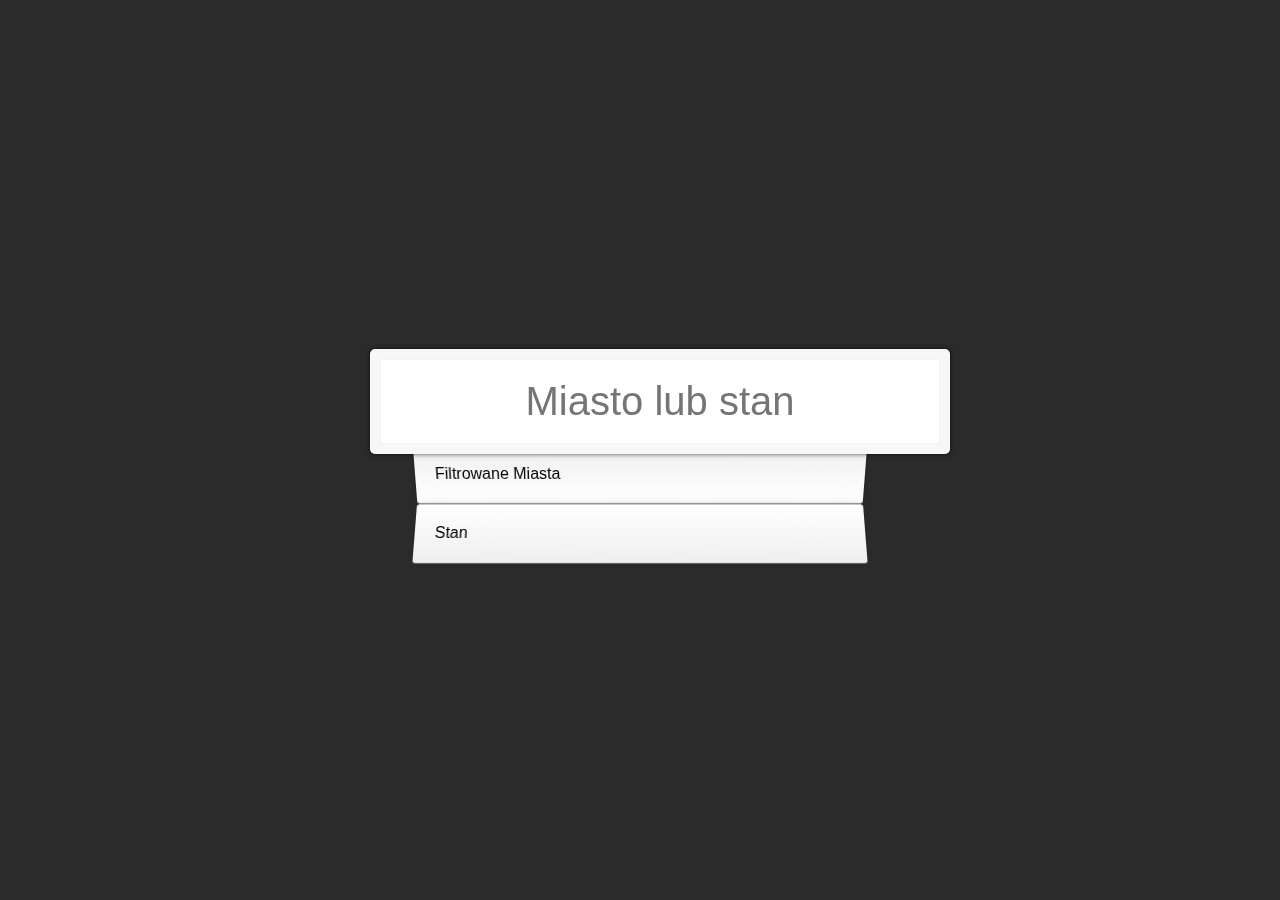
<file: Fetch data/index.html>
<!DOCTYPE html>
<html lang="en">
<head>
  <meta charset="UTF-8">
  <title>Fething cities</title>
  <link rel="stylesheet" href="style.css">
</head>
<body>

  <form class="search-form">
    <input type="text" class="search" placeholder="Miasto lub stan">
    <ul class="suggestions">
      <li>Filtrowane miasta</li>
      <li>Stan</li>
    </ul>
  </form>
<script>
const endpoint = 'https://gist.githubusercontent.com/Miserlou/c5cd8364bf9b2420bb29/raw/2bf258763cdddd704f8ffd3ea9a3e81d25e2c6f6/cities.json';

const cities = [];
fetch(endpoint)
  .then(blob => blob.json())
  .then(data => cities.push(...data));

function findMatches(wordToMatch, cities) {
  return cities.filter(place => {
    // here we need to figure out if the city or state matches what was searched
    const regex = new RegExp(wordToMatch, 'gi');
    return place.city.match(regex) || place.state.match(regex)
  });
}

function numberWithCommas(x) {
  return x.toString().replace(/\B(?=(\d{3})+(?!\d))/g, ',');
}

function displayMatches() {
  const matchArray = findMatches(this.value, cities);
  const html = matchArray.map(place => {
    const regex = new RegExp(this.value, 'gi');
    const cityName = place.city.replace(regex, `<span class="hl">${this.value}</span>`);
    const stateName = place.state.replace(regex, `<span class="hl">${this.value}</span>`);
    return `
      <li>
        <span class="name">${cityName}, ${stateName}</span>
        <span class="population">${numberWithCommas(place.population)}</span>
      </li>
    `;
  }).join('');
  suggestions.innerHTML = html;
}

const searchInput = document.querySelector('.search');
const suggestions = document.querySelector('.suggestions');

searchInput.addEventListener('change', displayMatches);
searchInput.addEventListener('keyup', displayMatches);

</script>
  </body>
</html>
</file>
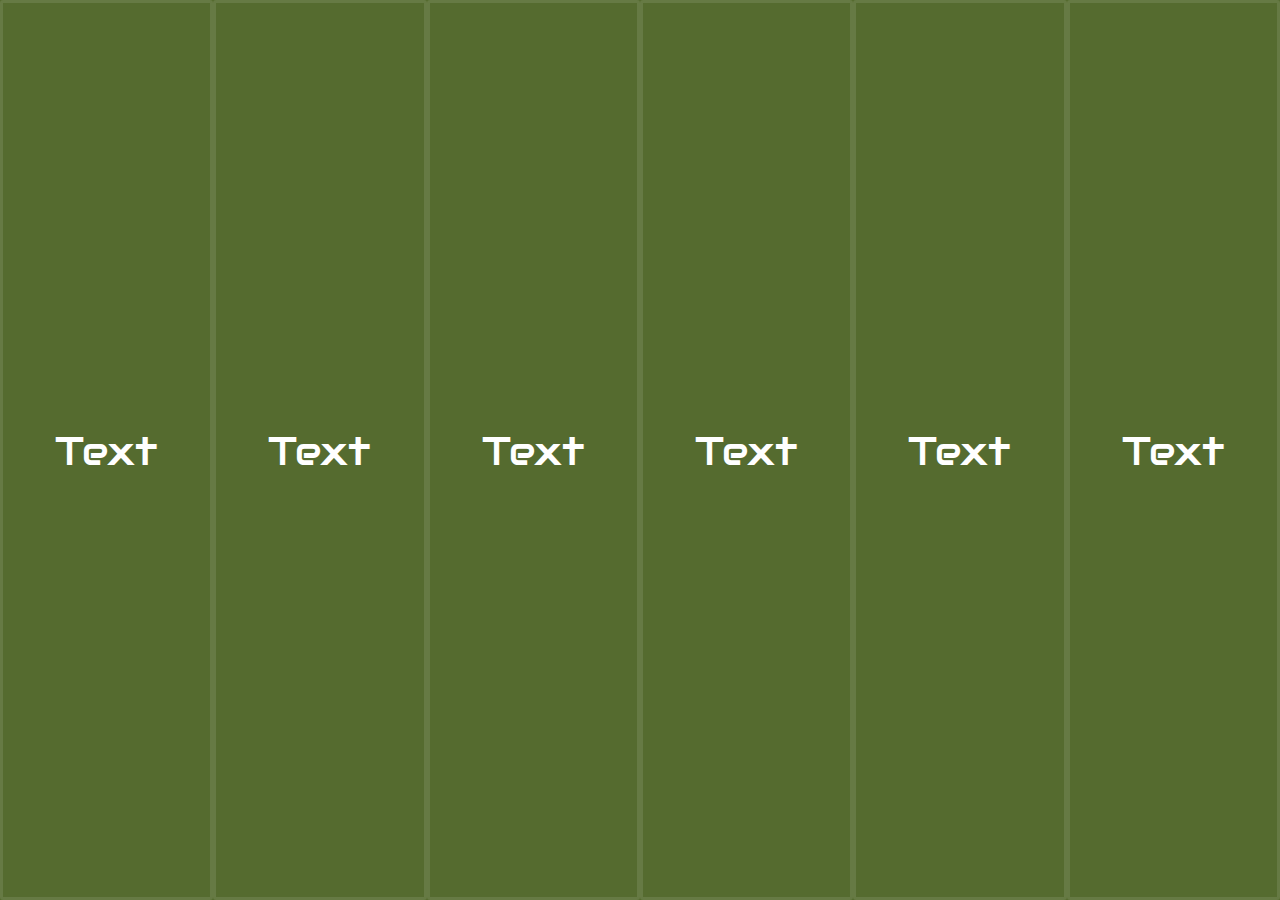
<file: Flex panels gallery/index.html>
<!DOCTYPE html>
<html lang="pl">

<head>
    <meta charset="UTF-8">
    <meta name="viewport" content="width=device-width, initial-scale=1.0">
    <link rel="preconnect" href="https://fonts.gstatic.com">
    <link href="https://fonts.googleapis.com/css2?family=Audiowide&display=swap" rel="stylesheet">
    <link rel="stylesheet" href="style.css">
    <title>Flex panels gallery</title>
</head>

<body>
    <div class="panels">
        <div class="panel panel1">
            <p>Text</p>
            <p>Text</p>
            <p>Text</p>
        </div>
        <div class="panel panel2">
            <p>Text</p>
            <p>Text</p>
            <p>Text</p>
        </div>
        <div class="panel panel3">
            <p>Text</p>
            <p>Text</p>
            <p>Text</p>
        </div>
        <div class="panel panel4">
            <p>Text</p>
            <p>Text</p>
            <p>Text</p>
        </div>
        <div class="panel panel5">
            <p>Text</p>
            <p>Text</p>
            <p>Text</p>
        </div>
        <div class="panel panel6">
            <p>Text</p>
            <p>Text</p>
            <p>Text</p>
        </div>
    </div>

    <script>
        const panels = document.querySelectorAll('.panel');

        function toggleOpen() {
            this.classList.toggle('open');
        };

        function toggleActive(e) {
            if (e.propertyName.includes('flex')) {
                this.classList.toggle('open-active');
            }
        };

        panels.forEach(panel => panel.addEventListener('click', toggleOpen));
        panels.forEach(panel => panel.addEventListener('transitionend', toggleActive))
    </script>
</body>

</html>
</file>
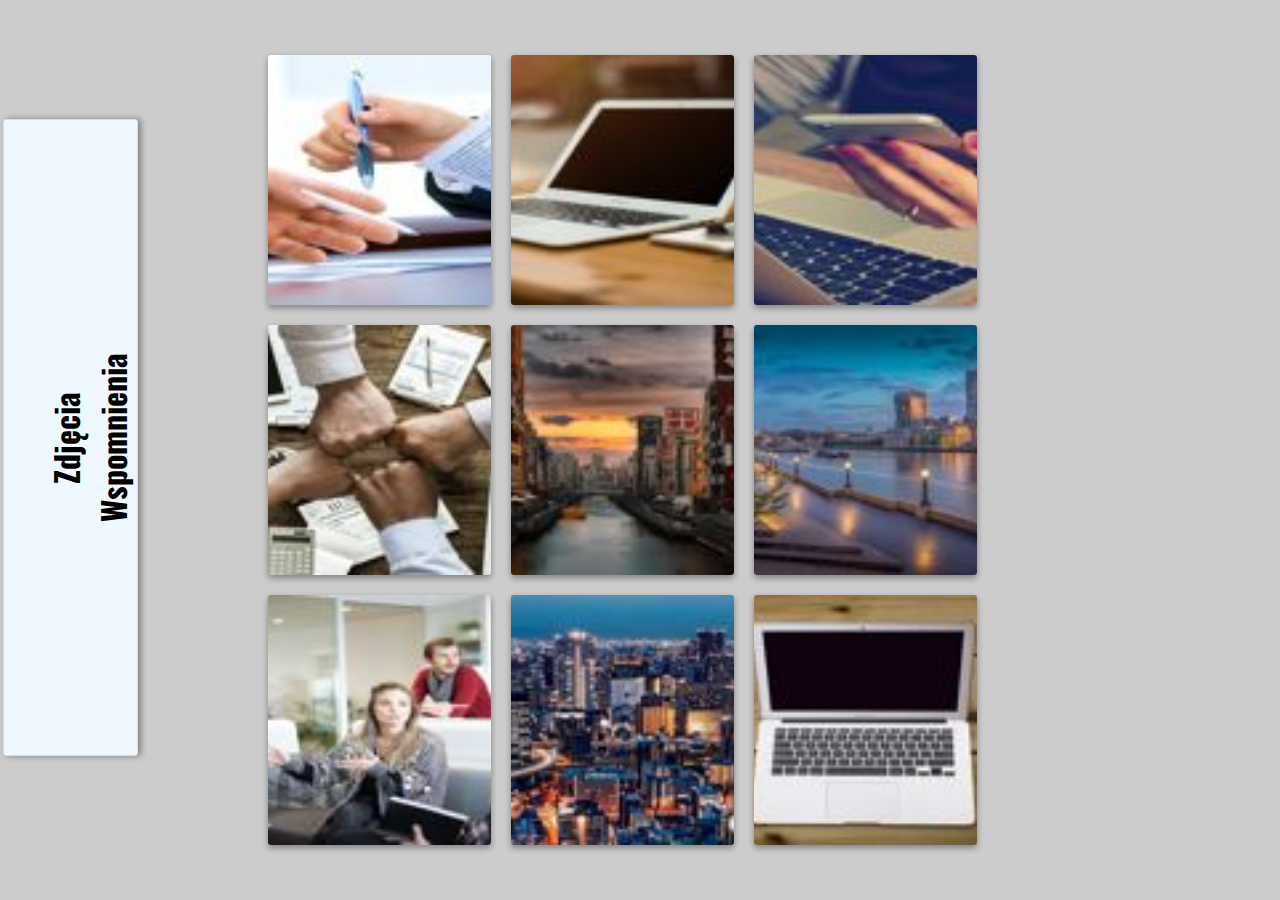
<file: Galeria z lightbox/index.html>
<!DOCTYPE html>
<html lang="pl">

<head>
    <meta charset="UTF-8">
    <meta name="viewport" content="width=device-width, initial-scale=1.0">
    <link rel="preconnect" href="https://fonts.gstatic.com">
    <link href="https://fonts.googleapis.com/css2?family=Oswald:wght@300&display=swap" rel="stylesheet">
    <link href="./assets/dist/css/lightbox.css" rel="stylesheet" />
    <link rel="stylesheet" href="style.css">

    <title>Galeria z Lightbox</title>
</head>

<body>
    <section class="wrapper">
        <div class="title">
            <h1>Zdjęcia</h1>
            <h1>Wspomnienia</h1>
        </div>
        <div class="images">
            <a href="./assets/galery1.jpg" data-lightbox="image-1"><img src="./assets/thumb_galery1.jpg" alt="miniaturka"></a>
            <a href="./assets/galery2.jpg" data-lightbox="image-2"><img src="./assets/thumb_galery2.jpg" alt="miniaturka"></a>
            <a href="./assets/galery3.jpg" data-lightbox="image-3"><img src="./assets/thumb_galery3.jpg" alt="miniaturka"></a>
            <a href="./assets/galery4.jpg" data-lightbox="image-4"><img src="./assets/thumb_galery4.jpg" alt="miniaturka"></a>
            <a href="./assets/galery5.jpg" data-lightbox="image-5"><img src="./assets/thumb_galery5.jpg" alt="miniaturka"></a>
            <a href="./assets/galery6.jpg" data-lightbox="image-6"><img src="./assets/thumb_galery6.jpg" alt="miniaturka"></a>
            <a href="./assets/galery7.jpg" data-lightbox="image-7"><img src="./assets/thumb_galery7.jpg" alt="miniaturka"></a>
            <a href="./assets/galery8.jpg" data-lightbox="image-8"><img src="./assets/thumb_galery8.jpg" alt="miniaturka"></a>
            <a href="./assets/galery9.jpg" data-lightbox="image-9"><img src="./assets/thumb_galery9.jpg" alt="miniaturka"></a>
        </div>
    </section>
    <script src="./assets/dist/js/lightbox-plus-jquery.min.js"></script>
</body>

</html>
</file>
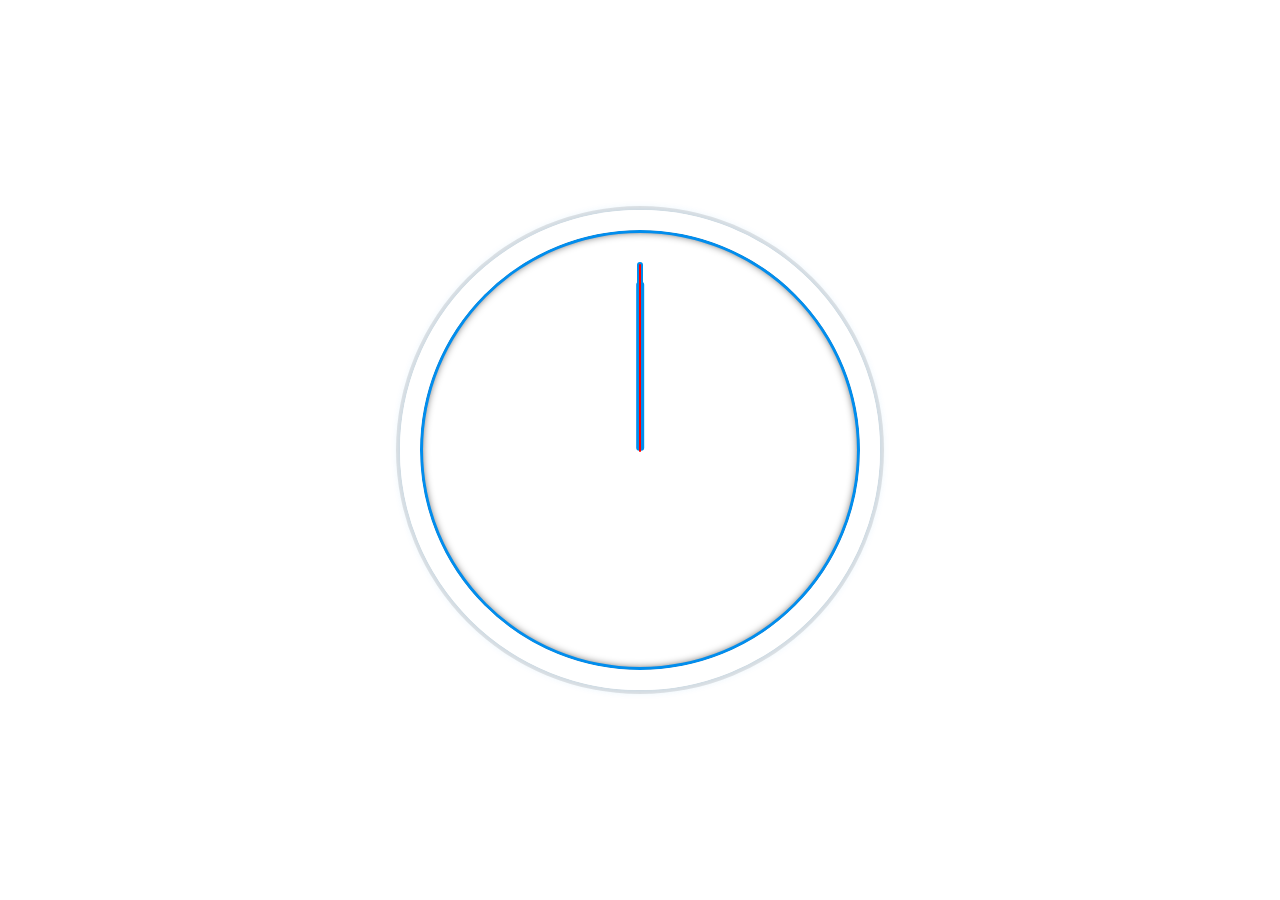
<file: JS Clock/index.html>
<!DOCTYPE html>
<html lang="pl">

<head>
    <meta charset="UTF-8">
    <meta name="viewport" content="width=device-width, initial-scale=1.0">
    <link rel="stylesheet" href="style.css">
    <title>JS Clock</title>
</head>

<body>
    <div class="clock">
        <div class="clock-face">
            <div class="hand hour-hand"></div>
            <div class="hand min-hand"></div>
            <div class="hand second-hand"></div>
        </div>
    </div>
    <script>
        const secondHand = document.querySelector('.second-hand');
        const minuteHand = document.querySelector('.min-hand');
        const hourHand = document.querySelector('.hour-hand');

        function setDate() {
            const now = new Date();
            const seconds = now.getSeconds();
            const minutes = now.getMinutes();
            const hours = now.getHours();
            
            const secondsDegrees = ((seconds / 60) * 360)+90;
            const minutesDegrees = ((minutes / 60) * 360)+90;
            const hoursDegrees = ((hours / 12) * 360)+90;

            secondHand.style.transform = `rotate(${secondsDegrees}deg)`;
            minuteHand.style.transform = `rotate(${minutesDegrees}deg)`;
            hourHand.style.transform = `rotate(${hoursDegrees}deg)`;
        };

        setInterval(setDate, 1000);
    </script>
</body>

</html>
</file>
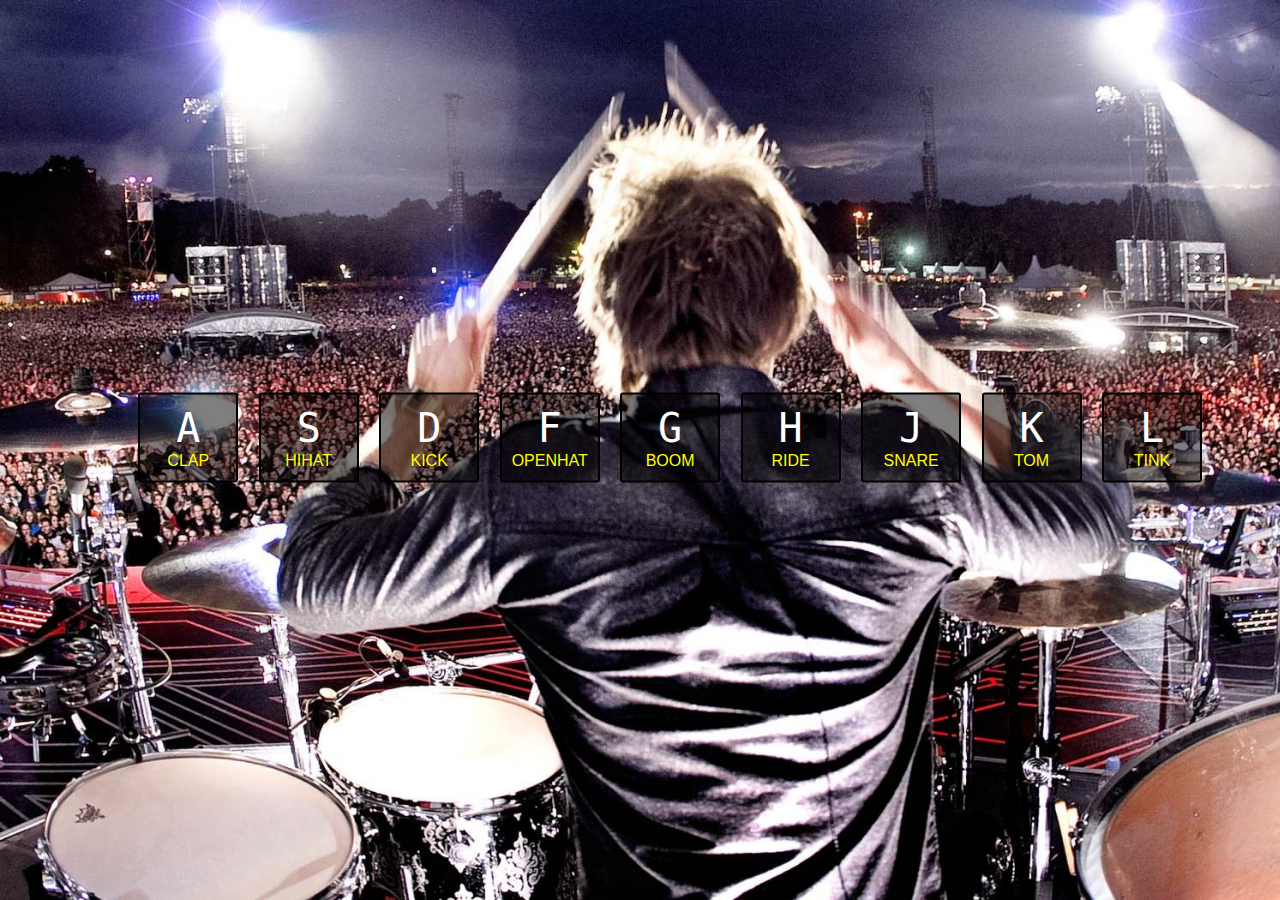
<file: JS Drum kit/index.html>
<!DOCTYPE html>
<html lang="pl">

<head>
    <meta charset="UTF-8">
    <meta name="viewport" content="width=device-width, initial-scale=1.0">
    <title>Drummer kit</title>
    <link rel="stylesheet" href="style.css">
</head>

<body>
    <div class="keys">
        <div data-key='65' class="key">
            <kbd>A</kbd>
            <span class="sound">clap</span>
        </div>
        <div data-key='83' class="key">
            <kbd>S</kbd>
            <span class="sound">hihat</span>
        </div>
        <div data-key='68' class="key">
            <kbd>D</kbd>
            <span class="sound">kick</span>
        </div>
        <div data-key='70' class="key">
            <kbd>F</kbd>
            <span class="sound">openhat</span>
        </div>
        <div data-key='71' class="key">
            <kbd>G</kbd>
            <span class="sound">boom</span>
        </div>
        <div data-key='72' class="key">
            <kbd>H</kbd>
            <span class="sound">ride</span>
        </div>
        <div data-key='74' class="key">
            <kbd>J</kbd>
            <span class="sound">snare</span>
        </div>
        <div data-key='75' class="key">
            <kbd>K</kbd>
            <span class="sound">tom</span>
        </div>
        <div data-key='76' class="key">
            <kbd>L</kbd>
            <span class="sound">tink</span>
        </div>
    </div>

    <audio data-key='65' src="./assets/sounds/clap.wav"></audio>
    <audio data-key='83' src="./assets/sounds/hihat.wav"></audio>
    <audio data-key='68' src="./assets/sounds/kick.wav"></audio>
    <audio data-key='70' src="./assets/sounds/openhat.wav"></audio>
    <audio data-key='71' src="./assets/sounds/boom.wav"></audio>
    <audio data-key='72' src="./assets/sounds/ride.wav"></audio>
    <audio data-key='74' src="./assets/sounds/snare.wav"></audio>
    <audio data-key='75' src="./assets/sounds/tom.wav"></audio>
    <audio data-key='76' src="./assets/sounds/tink.wav"></audio>

    <script>
        window.addEventListener("keydown", function (e) {
            const audio = document.querySelector(`audio[data-key="${e.keyCode}"]`);
            const key = document.querySelector(`.key[data-key="${e.keyCode}"]`);
            if (!audio) return; //it stop the function
            audio.currentTime = 0; // rewind to the star
            audio.play();
            key.classList.add('playing');
        });

        function removeTransition(e) {
            if(e.propertyName !== 'transform') return; //Skip the transition when its done
            this.classList.remove('playing');
        };

        const keys = document.querySelectorAll('.key');
        keys.forEach(key => key.addEventListener('transitionend', removeTransition));
    </script>
</body>

</html>
</file>
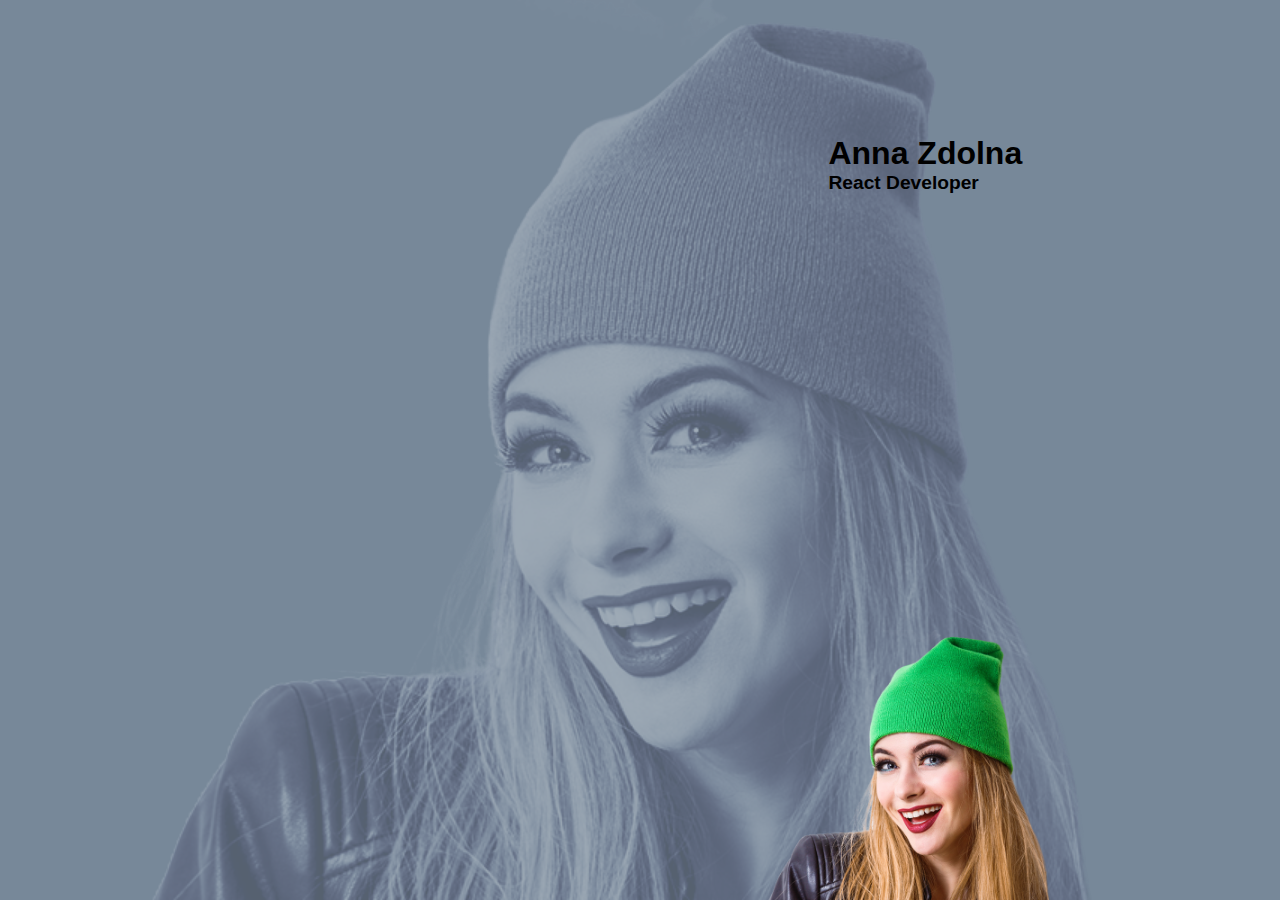
<file: Slider with animation/index.html>
<!DOCTYPE html>
<html lang="pl">

<head>
    <meta charset="UTF-8">
    <meta name="viewport" content="width=device-width, initial-scale=1.0">
    <link rel="preconnect" href="https://fonts.gstatic.com">
    <link href="https://fonts.googleapis.com/css2?family=Roboto+Mono:ital,wght@1,300&display=swap" rel="stylesheet">
    <link rel="stylesheet" href="style.css">
    <title>Slider with animation</title>
    
</head>

<body>
    <section class="sliderwraper">
        <img src="./assets/s1.png" alt='Anna Zdolna' class="color"></img>
        <img src="./assets/s1gray.png" alt='Anna Zdolna' class="gray"></img>
        <div class="text">
            <h1>Anna Zdolna</h1>
            <h2>React Developer</h2>
        </div>
    </section>
    <script src="main.js"></script>
</body>

</html>
</file>
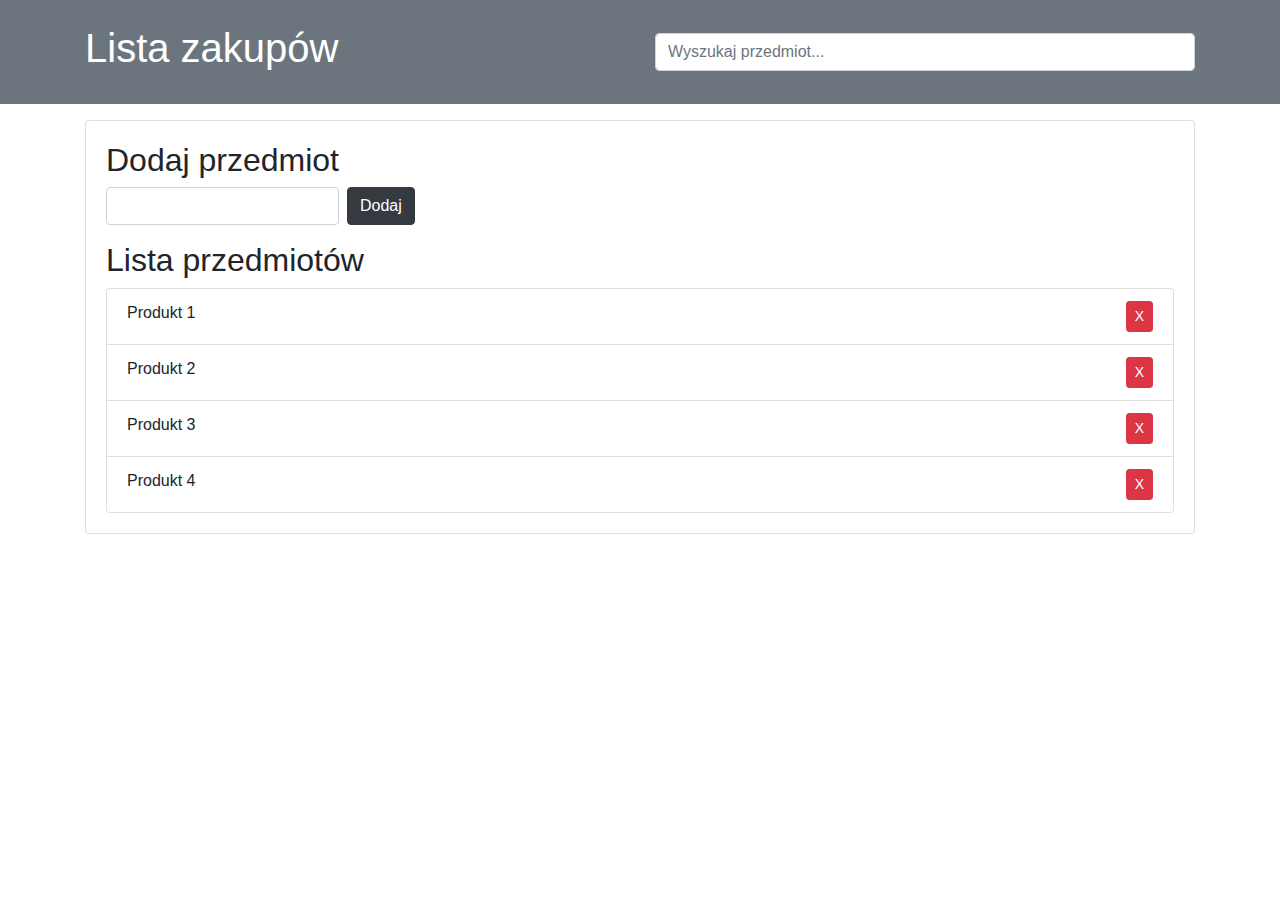
<file: Item Lister/inde.html>
<!DOCTYPE html>
<html lang="en">

<head>
    <meta charset="UTF-8">
    <meta name="viewport" content="width=device-width, initial-scale=1.0">
    <link rel="stylesheet" href="https://stackpath.bootstrapcdn.com/bootstrap/4.3.1/css/bootstrap.min.css">
    <title>Item Lister</title>
</head>

<body>
    <header id="main-header" class="bg-secondary text-white p-4 mb-3">
        <div class="container">
            <div class="row">
                <div class="col-md-6">
                    <h1 id="header-title">Lista zakupów</h1>
                </div>
                <div class="col-md-6 align-self-center">
                    <input type="text" class="form-control" id="filter" placeholder="Wyszukaj przedmiot...">
                </div>
            </div>
        </div>
    </header>
    <div class="container">
        <div id="main" class="card card-body">
            <h2 class="title">Dodaj przedmiot</h2>
            <form id="addForm" class="form-inline mb-3">
                <input type="text" class="form-control mr-2" id="item">
                <input type="submit" class="btn btn-dark" value="Dodaj">
            </form>
            <h2 class="title">Lista przedmiotów</h2>
            <ul id="items" class="list-group">
                <li class="list-group-item">Produkt 1 <button class="btn btn-danger btn-sm float-right delete">X</button>
                </li>
                <li class="list-group-item">Produkt 2 <button class="btn btn-danger btn-sm float-right delete">X</button>
                </li>
                <li class="list-group-item">Produkt 3 <button class="btn btn-danger btn-sm float-right delete">X</button>
                </li>
                <li class="list-group-item">Produkt 4 <button class="btn btn-danger btn-sm float-right delete">X</button>
                </li>
            </ul>
        </div>
    </div>
    <script src="main.js"></script>
</body>

</html>
</file>
<file: Fetch data/style.css>
* {
    padding: 0;
    margin: 0;
}

body {
    background-color: #2B2B2B;
    height: 100vh;
    display: flex;
    justify-content: center;
    align-items: center;
    font-family: -apple-system, BlinkMacSystemFont, 'Segoe UI', Roboto, Oxygen, Ubuntu, Cantarell, 'Open Sans', 'Helvetica Neue', sans-serif;
}

.search-form {
    width: 450px;
    margin: 50px auto;
}

input {
    padding: 20px 10px;
    width: 95%;
    border-radius: 3px;
    margin: 0 auto;
}

input.search {
    margin: 0;
    text-align: center;
    outline: 0;
    border: 10px solid #F7F7F7;
    width: 120%;
    left: -10%;
    position: relative;
    top: 10px;
    z-index: 2;
    border-radius: 5px;
    font-size: 40px;
    box-shadow: 0 0 5px rgba(0, 0, 0, 0.7), inset 0 0 2px rgba(0, 0, 0, 0.19);
}

.suggestions {
    margin: 0;
    padding: 0;
    position: relative;
    /*perspective: 20px;*/
}

.suggestions li {
    background: white;
    list-style: none;
    border-bottom: 1px solid #D8D8D8;
    box-shadow: 0 0 10px rgba(0, 0, 0, 0.14);
    margin: 0;
    padding: 20px;
    transition: background 0.2s;
    display: flex;
    justify-content: space-between;
    text-transform: capitalize;
}

.suggestions li:nth-child(even) {
    border-radius: 3px;
    transform: perspective(100px) rotateX(2deg) translateY(1px) scale(1.001);
    background: linear-gradient(to bottom, #ffffff 0%, #EFEFEF 100%);
}

.suggestions li:nth-child(odd) {
    border-radius: 3px;
    transform: perspective(100px) rotateX(-2deg) translateY(1px);
    background: linear-gradient(to top, #ffffff 0%, #EFEFEF 100%);
}

span.population {
    font-size: 15px;
}

.hl {
    background: #d84810;
}
</file>
<file: Flex panels gallery/style.css>
body {
    margin: 0;
    padding: 0;
    background-color: darkolivegreen;
    font-family: audiowide;
    color: #fff;
    font-size: 14px;
}

.panels {
    display: flex;
    height: 100vh;
    width: 100%;
    overflow: hidden;
}

.panel {
    flex: 1;
    display: flex;
    flex-direction: column;
    justify-content: center;
    align-items: center;
    box-shadow: inset 0 0 0 3px rgba(255, 255, 255, .1);
    font-size: 40px;
    transition:
        font-size 0.7s cubic-bezier(0.1, 2.7, 0.58, 1),
        flex 0.7s cubic-bezier(0.1, 2.7, 0.58, 1),
        background 0.2s;
    border-radius: 3px;
}

.panel>* {
    margin: 0;
    width: 100%;
    transition: transform .5s;
    flex: 1 0 auto;
    justify-content: center;
    align-items: center;
    display: flex;
}

.panel>*:first-child {
    transform: translateY(-100%);
}

.panel>*:last-child {
    transform: translateY(100%);
}

.panel.open-active>*:first-child {
    transform: translateY(0);
}

.panel.open-active>*:last-child {
    transform: translateY(0);
}

.panel.open {
    flex: 5;
    font-size: 60px;
}

.panel1 {
    background-image: url('http://unsplash.it/800/500?image=1075');
    background-position: center;
    background-size: cover;
    background-repeat: no-repeat;
}

.panel2 {
    background-image: url('http://unsplash.it/800/500?image=1076');
    background-position: center;
    background-size: cover;
    background-repeat: no-repeat;
}

.panel3 {
    background-image: url('http://unsplash.it/800/500?image=1078');
    background-position: center;
    background-size: cover;
    background-repeat: no-repeat;
}

.panel4 {
    background-image: url('http://unsplash.it/800/500?image=1081');
    background-position: center;
    background-size: cover;
    background-repeat: no-repeat;
}

.panel5 {
    background-image: url('http://unsplash.it/800/500?image=122');
    background-position: center;
    background-size: cover;
    background-repeat: no-repeat;
}

.panel6 {
    background-image: url('http://unsplash.it/800/500?image=134');
    background-position: center;
    background-size: cover;
    background-repeat: no-repeat;
}
</file>
<file: Galeria z lightbox/style.css>
* {
    margin: 0;
    padding: 0;
    box-sizing: border-box;
}

body {
    font-family: Oswald;
    background-color: #ccc;
    width: 100%;
    height: 100vh;
}

.wrapper {
    max-width: 1274px;
    height: 100vh;
    margin: 0 auto;
    height: 100vh;
    position: relative;
}

.title {
    width: 50%;
    height: 15vh;
    background-color: aliceblue;
    border: 1px solid #ddd;
    border-radius: 3px;
    text-align: center;
    padding: 3% 0;
    transform: rotate(-90deg);
    transform-origin: 0 0;
    position: absolute;
    bottom: 1%;
    left: 0%;
    box-shadow: 0 3px 6px rgba(0,0,0,0.16), 0 3px 6px rgba(0,0,0,0.23);
}

.images {
    position: absolute;
    display: flex;
    flex-wrap: wrap;
    left: 20%;
    top: 5%;
    height: 90%;
    width: 70%;
}

.images a {
    flex-basis: 25%;
   position: relative;
   overflow: hidden;
   margin: 10px;
   box-shadow: 0 3px 6px rgba(0,0,0,0.16), 0 3px 6px rgba(0,0,0,0.23);
   border-radius: 3px;
}

.images a:hover {
  transform: scale(1.1);
}

.images img {
    position: absolute;
    min-width: 100%;
    min-height: 100%;
    top: 50%;
    left: 50%;
    transform: translate(-50%, -50%);
}
</file>
<file: JS Clock/style.css>
* {
    padding: 0;
    margin: 0;
    box-sizing: border-box;
}


body {
    background: url(https://unsplash.it/1200/800?image=1028&blur=2);
    background-size: cover;
    min-height: 100vh;
    font-size: 2rem;
    display: flex;
    flex: 1;
    align-items: center;
    text-align: center;
}

.clock {
    width: 30rem;
    height: 30rem;
    border: 20px solid white;
    border-radius: 50%;
    margin: 50px auto;
    position: relative;
    padding: 2rem;
    box-shadow:
        0 0 0 4px rgba(0, 0, 0, 0.1),
        inset 0 0 0 3px #018DED,
        inset 0 0 10px black,
        0 0 10px rgba(1, 141, 237, 0.2);
}

.clock-face {
    position: relative;
    width: 100%;
    height: 100%;
    transform: translateY(-3px);
    /* account for the height of the clock hands */
}

.hand {
    width: 50%;
    height: 6px;
    background: #018DED;
    position: absolute;
    top: 50%;
    border-radius: 3px;
    transform-origin: 100%;
    transform: rotate(90deg);
    transition: all 0.05s;
    transition-timing-function: cubic-bezier(0.1, 2.7, 0.58, 1);
}

.hour-hand {
    width: 45%;
    height: 8px;
    background: #018DED;
    position: absolute;
    top: 50%;
    left: 5%;
    border-radius: 3px;
    transform-origin: 100%;
    transform: rotate(90deg);
    
}

.second-hand {
    width: 50%;
    height: 2px;
    background:red;
    position: absolute;
    top: 51%;
    border-radius: 2px;
    transform-origin: 100%;
    transform: rotate(90deg);
}
</file>
<file: JS Drum kit/style.css>
* {
    margin: 0;
    padding: 0;
    box-sizing: border-box;
}

body {
    background-image: url('./assets/drummer.jpg');
    background-repeat: no-repeat;
    background-size: cover;
    width: 100%;
    height: 100vh;
    justify-content: center;
    align-items: center;
    font-family: -apple-system, BlinkMacSystemFont, 'Segoe UI', Roboto, Oxygen, Ubuntu, Cantarell, 'Open Sans', 'Helvetica Neue', sans-serif;
    font-size: 10px;
}

kbd {
    color: white;
    font-size: 2.5rem;
    width: 100%;
}

.keys {
    position: absolute;
    top: 50%;
    left: 50%;
    transform: translate(-50%, -50%);
    width: 80%;
    height: 15vh;
    display: flex;
    justify-content: space-around;
}

.key {
display: flex;
flex-wrap: wrap;
min-width: 100px;
height: 90PX;
border: 2px solid black;
text-align: center;
background-color: rgba(0,0,0, .5);
border-radius: 3px;
padding: 10px;
margin: 1%;
transition: all .07s;

}

.playing{
    border: 3px solid rgb(95, 128, 31);
    background-color: rgba(0,0,0, .8);
    box-shadow: 0 0 10px rgb(95, 128, 31);
    transform: scale(1.1);
}

.sound {
    color: yellow;
    font-size: 1rem;
    width: 100%;
    text-transform: uppercase
}
</file>
<file: Slider with animation/style.css>
* {
    margin: 0;
    padding: 0;
}

body {
    background-color: lightslategray;
    height: 100vh;
    font-family: -apple-system, BlinkMacSystemFont, 'Segoe UI', Roboto, Oxygen, Ubuntu, Cantarell, 'Open Sans', 'Helvetica Neue', sans-serif;
    font-size: 11px;
}

.sliderwraper {
    width: 100%;
    height: 100vh;
    max-width: 1274px;
    margin: 0 auto;
    position: relative;
    display: flex;
    overflow: hidden;
}

.color {
    background-size: 30%;
    height: 30%;
    background-repeat: no-repeat;
    background-position: center bottom;
    position: absolute;
    bottom: 0;
    right: 15%;
    z-index: 1;
    animation: color 4s ease-in 1s infinite;
}

.gray {
    height: 100%;
    opacity: .3;
    position: absolute;
    bottom: 0;
    left: 10%;
    background-repeat: no-repeat;
    background-position: bottom;
    animation: gray 4s ease-in 1s infinite;
}

.text {
    position: absolute;
    top: 15%;
    right: 20%;
}

.text h1 {
    font-size: 2rem;
}

.text h2 {
    font-size: 1.2rem;
}

@keyframes color {
    0% {
        transform: translateX(0);
        opacity: 0;
    }

    8% {
        opacity: 1;
    }

    92% {
        opacity: 1;
    }

    100% {
        transform: translateX(-5%);
        opacity: 0;
    }
}

@keyframes gray {
    0% {
        transform: translateX(0) scale(1);
        opacity: 0;
    }

    8% {
        opacity: .3;
    }

    92% {
        opacity: .3;
    }

    100% {
        transform: translateX(5%) scale(1.1);
        opacity: 0;
    }
}

@media (max-width: 599px) {
    .color {
        right: 10%;
    }

    .gray {
        bottom: 0;
        left: -50%;
    }
    .text {
    top: 15%;
    left: 20%;
}
}
</file>
